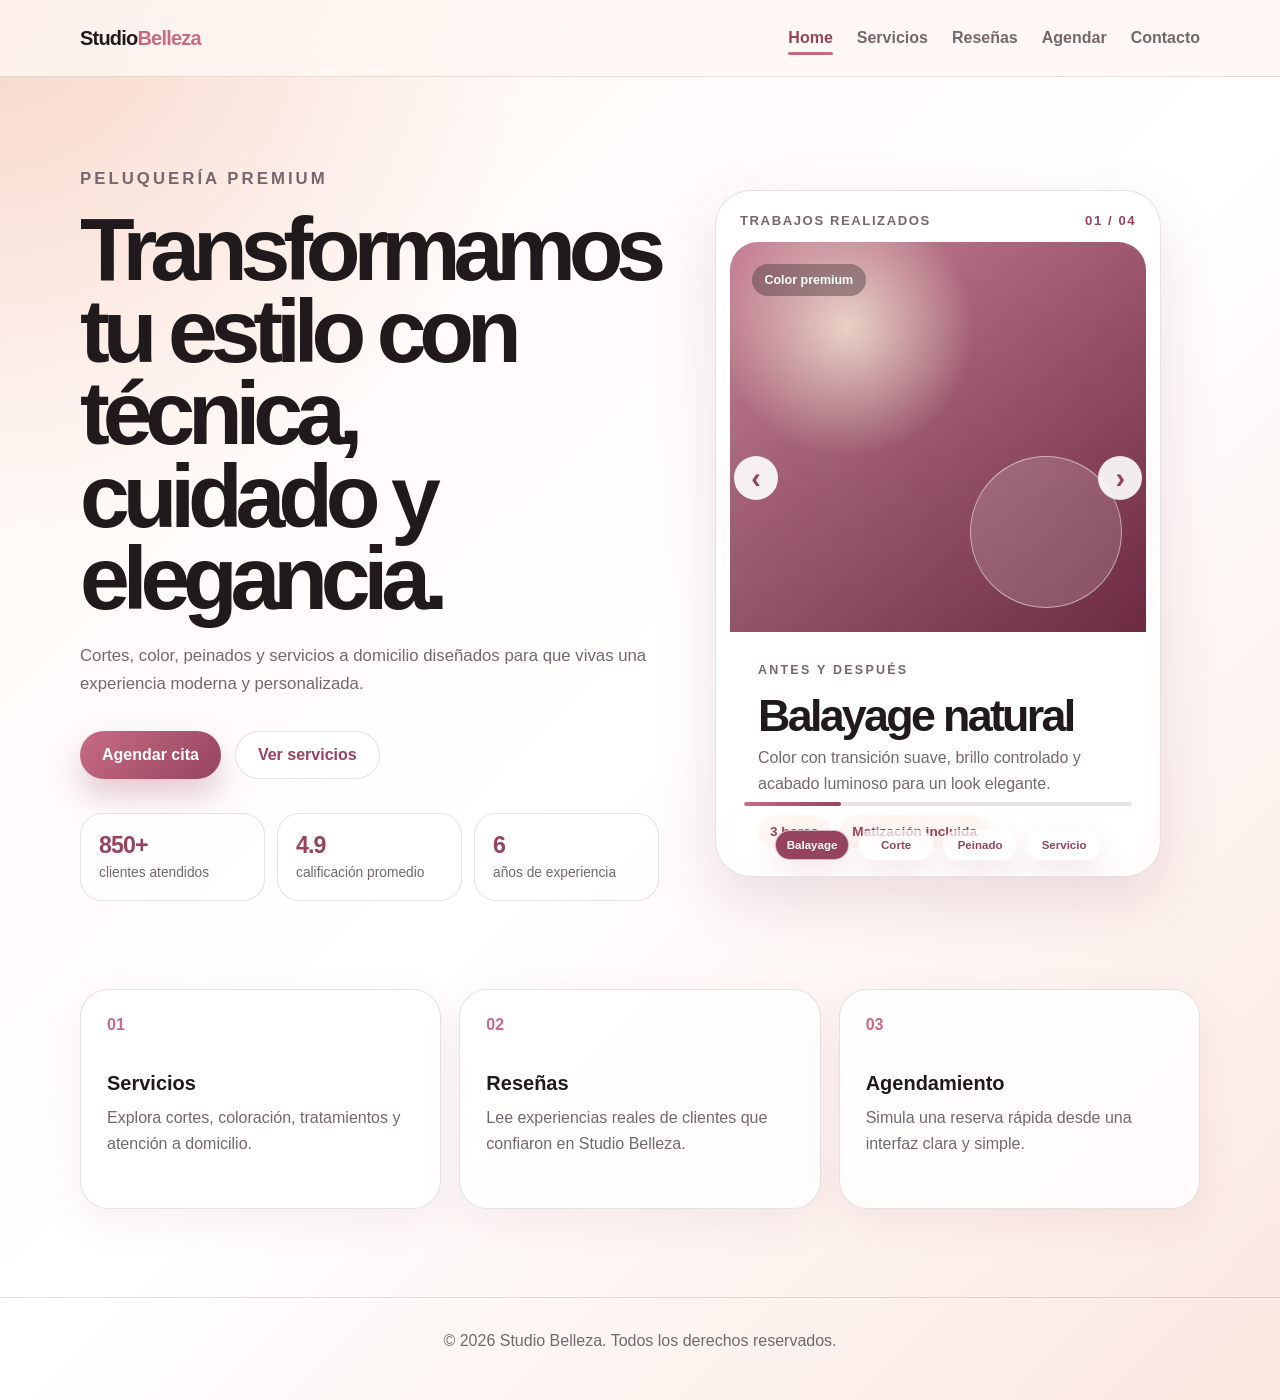
<file: index.html>
<!DOCTYPE html>
<html lang="es">
<head>
  <meta charset="UTF-8" />
  <meta name="viewport" content="width=device-width, initial-scale=1.0" />
  <title>Studio Belleza | Peluquería Moderna</title>
  <link rel="stylesheet" href="styles.css" />
</head>
<body>
  <header class="site-header">
    <nav class="navbar">
      <a href="index.html" class="logo">Studio<span>Belleza</span></a>

      <button class="menu-toggle" id="menuToggle" aria-label="Abrir menú">
        <span></span>
        <span></span>
        <span></span>
      </button>

      <div class="nav-links" id="navLinks">
        <a href="index.html" class="active">Home</a>
        <a href="servicios.html">Servicios</a>
        <a href="testimonios.html">Reseñas</a>
        <a href="agenda.html">Agendar</a>
        <a href="contacto.html">Contacto</a>
      </div>
    </nav>
  </header>

  <main>
    <section class="hero section" id="home">
      <div class="hero-content">
        <p class="eyebrow">Peluquería premium</p>
        <h1>Transformamos tu estilo con técnica, cuidado y elegancia.</h1>
        <p>
          Cortes, color, peinados y servicios a domicilio diseñados para que vivas una experiencia moderna y personalizada.
        </p>
        <div class="hero-actions">
          <a href="agenda.html" class="btn primary">Agendar cita</a>
          <a href="servicios.html" class="btn secondary">Ver servicios</a>
        </div>

        <div class="home-stats" aria-label="Indicadores del salón">
          <article>
            <strong>850+</strong>
            <span>clientes atendidos</span>
          </article>
          <article>
            <strong>4.9</strong>
            <span>calificación promedio</span>
          </article>
          <article>
            <strong>6</strong>
            <span>años de experiencia</span>
          </article>
        </div>
      </div>

      <section class="carousel featured-carousel" aria-label="Trabajos realizados">
        <div class="carousel-topline">
          <span>Trabajos realizados</span>
          <strong id="carouselCounter">01 / 04</strong>
        </div>

        <div class="carousel-track" id="carouselTrack">
          <article class="slide active" data-title="Balayage natural">
            <div class="slide-image gradient-one">
              <span class="slide-badge">Color premium</span>
            </div>
            <div class="slide-info">
              <p class="eyebrow">Antes y después</p>
              <h3>Balayage natural</h3>
              <p>Color con transición suave, brillo controlado y acabado luminoso para un look elegante.</p>
              <div class="slide-meta">
                <span>3 horas</span>
                <span>Matización incluida</span>
              </div>
            </div>
          </article>

          <article class="slide" data-title="Corte moderno">
            <div class="slide-image gradient-two">
              <span class="slide-badge">Styling</span>
            </div>
            <div class="slide-info">
              <p class="eyebrow">Diseño personalizado</p>
              <h3>Corte moderno</h3>
              <p>Estilo construido según rostro, textura y rutina diaria para mantener el look por más tiempo.</p>
              <div class="slide-meta">
                <span>60 minutos</span>
                <span>Asesoría incluida</span>
              </div>
            </div>
          </article>

          <article class="slide" data-title="Peinado social">
            <div class="slide-image gradient-three">
              <span class="slide-badge">Eventos</span>
            </div>
            <div class="slide-info">
              <p class="eyebrow">Ocasiones especiales</p>
              <h3>Peinado social</h3>
              <p>Acabado pulido y duradero para bodas, graduaciones, sesiones fotográficas y celebraciones.</p>
              <div class="slide-meta">
                <span>90 minutos</span>
                <span>Fijación profesional</span>
              </div>
            </div>
          </article>

          <article class="slide" data-title="Servicio a domicilio">
            <div class="slide-image gradient-four">
              <span class="slide-badge">En tu casa</span>
            </div>
            <div class="slide-info">
              <p class="eyebrow">Experiencia privada</p>
              <h3>Servicio a domicilio</h3>
              <p>Llevamos herramientas, productos y técnica profesional para atenderte con comodidad.</p>
              <div class="slide-meta">
                <span>Desde 45 min</span>
                <span>Ideal para eventos</span>
              </div>
            </div>
          </article>
        </div>

        <div class="carousel-progress" aria-hidden="true">
          <span id="carouselProgress"></span>
        </div>

        <div class="carousel-controls">
          <button id="prevSlide" aria-label="Trabajo anterior">‹</button>
          <button id="nextSlide" aria-label="Trabajo siguiente">›</button>
        </div>

        <div class="carousel-dots" id="carouselDots"></div>
      </section>
    </section>

    <section class="section page-links" aria-label="Accesos rápidos">
      <a href="servicios.html">
        <span>01</span>
        <strong>Servicios</strong>
        <p>Explora cortes, coloración, tratamientos y atención a domicilio.</p>
      </a>
      <a href="testimonios.html">
        <span>02</span>
        <strong>Reseñas</strong>
        <p>Lee experiencias reales de clientes que confiaron en Studio Belleza.</p>
      </a>
      <a href="agenda.html">
        <span>03</span>
        <strong>Agendamiento</strong>
        <p>Simula una reserva rápida desde una interfaz clara y simple.</p>
      </a>
    </section>
  </main>

  <footer class="footer">
    <p>© 2026 Studio Belleza. Todos los derechos reservados.</p>
  </footer>

  <script src="script.js"></script>
</body>
</html>
</file>
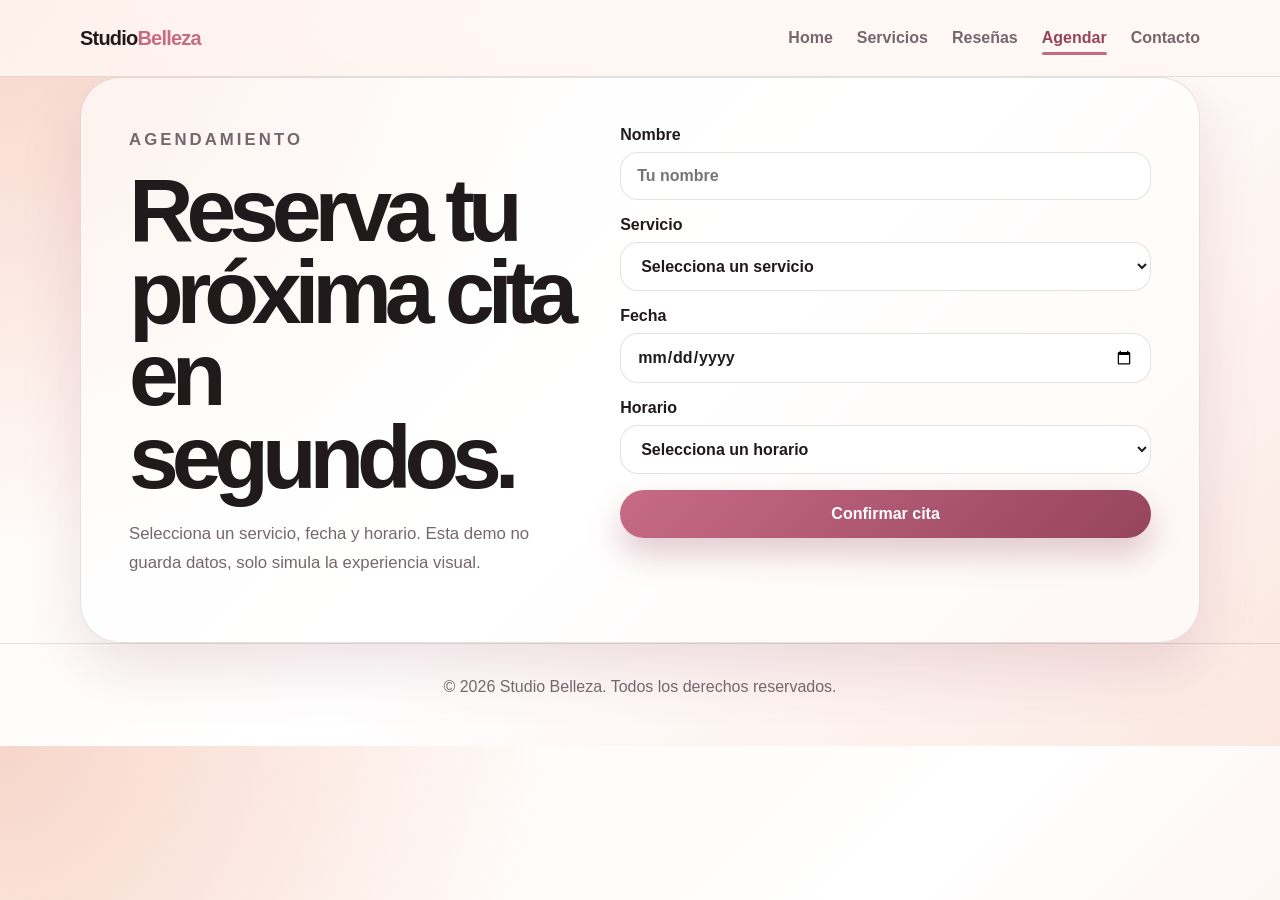
<file: agenda.html>
<!DOCTYPE html>
<html lang="es">
<head>
  <meta charset="UTF-8" />
  <meta name="viewport" content="width=device-width, initial-scale=1.0" />
  <title>Agendamiento | Studio Belleza</title>
  <link rel="stylesheet" href="styles.css" />
</head>
<body>
  <header class="site-header">
    <nav class="navbar">
      <a href="index.html" class="logo">Studio<span>Belleza</span></a>
      <button class="menu-toggle" id="menuToggle" aria-label="Abrir menú"><span></span><span></span><span></span></button>
      <div class="nav-links" id="navLinks">
        <a href="index.html">Home</a>
        <a href="servicios.html">Servicios</a>
        <a href="testimonios.html">Reseñas</a>
        <a href="agenda.html" class="active">Agendar</a>
        <a href="contacto.html">Contacto</a>
      </div>
    </nav>
  </header>

  <main>
    <section class="section booking">
      <div class="booking-content">
        <p class="eyebrow">Agendamiento</p>
        <h1>Reserva tu próxima cita en segundos.</h1>
        <p>Selecciona un servicio, fecha y horario. Esta demo no guarda datos, solo simula la experiencia visual.</p>
      </div>

      <form class="booking-form" id="bookingForm">
        <label>
          Nombre
          <input type="text" id="bookingName" placeholder="Tu nombre" required />
        </label>
        <label>
          Servicio
          <select id="bookingService" required>
            <option value="">Selecciona un servicio</option>
            <option>Corte y styling</option>
            <option>Coloración</option>
            <option>Tratamiento capilar</option>
            <option>Servicio a domicilio</option>
          </select>
        </label>
        <label>
          Fecha
          <input type="date" id="bookingDate" required />
        </label>
        <label>
          Horario
          <select id="bookingTime" required>
            <option value="">Selecciona un horario</option>
            <option>09:00 AM</option>
            <option>11:00 AM</option>
            <option>02:00 PM</option>
            <option>04:00 PM</option>
            <option>06:00 PM</option>
          </select>
        </label>
        <button type="submit" class="btn primary">Confirmar cita</button>
        <p class="form-message" id="bookingMessage"></p>
      </form>
    </section>
  </main>

  <footer class="footer"><p>© 2026 Studio Belleza. Todos los derechos reservados.</p></footer>
  <script src="script.js"></script>
</body>
</html>
</file>
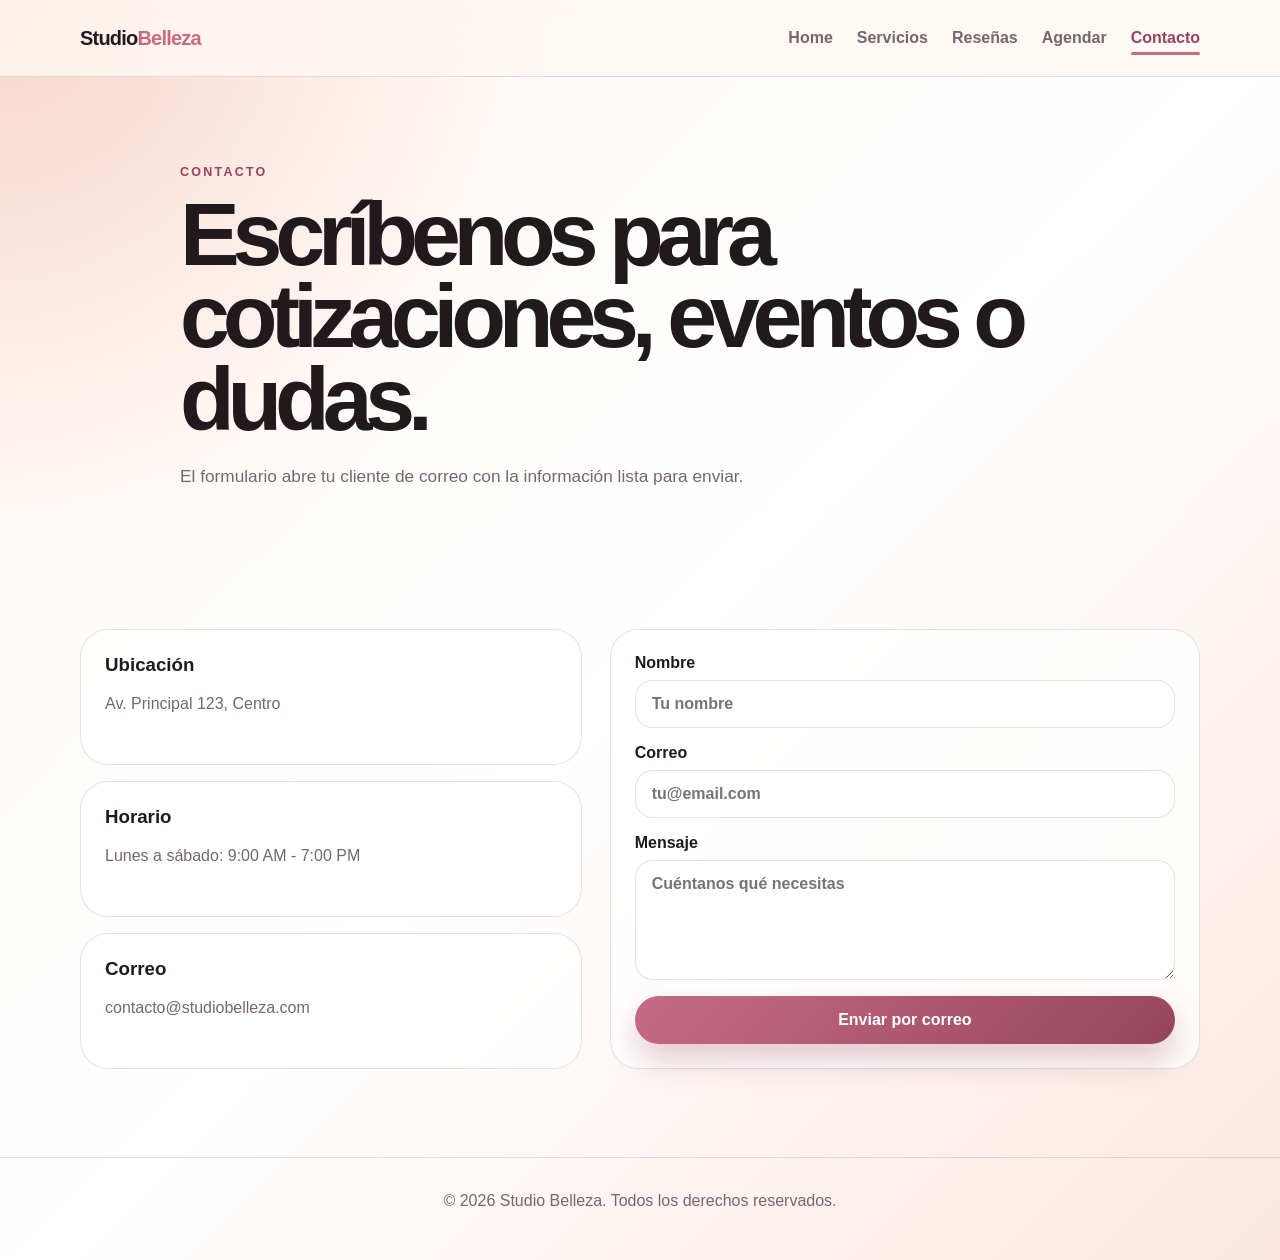
<file: contacto.html>
<!DOCTYPE html>
<html lang="es">
<head>
  <meta charset="UTF-8" />
  <meta name="viewport" content="width=device-width, initial-scale=1.0" />
  <title>Contacto | Studio Belleza</title>
  <link rel="stylesheet" href="styles.css" />
</head>
<body>
  <header class="site-header">
    <nav class="navbar">
      <a href="index.html" class="logo">Studio<span>Belleza</span></a>
      <button class="menu-toggle" id="menuToggle" aria-label="Abrir menú"><span></span><span></span><span></span></button>
      <div class="nav-links" id="navLinks">
        <a href="index.html">Home</a>
        <a href="servicios.html">Servicios</a>
        <a href="testimonios.html">Reseñas</a>
        <a href="agenda.html">Agendar</a>
        <a href="contacto.html" class="active">Contacto</a>
      </div>
    </nav>
  </header>

  <main>
    <section class="section page-hero">
      <p class="eyebrow">Contacto</p>
      <h1>Escríbenos para cotizaciones, eventos o dudas.</h1>
      <p>El formulario abre tu cliente de correo con la información lista para enviar.</p>
    </section>

    <section class="section contact">
      <div class="contact-layout">
        <div class="contact-info">
          <article>
            <h3>Ubicación</h3>
            <p>Av. Principal 123, Centro</p>
          </article>
          <article>
            <h3>Horario</h3>
            <p>Lunes a sábado: 9:00 AM - 7:00 PM</p>
          </article>
          <article>
            <h3>Correo</h3>
            <p>contacto@studiobelleza.com</p>
          </article>
        </div>

        <form class="contact-form" action="mailto:contacto@studiobelleza.com" method="post" enctype="text/plain">
          <label>
            Nombre
            <input type="text" name="nombre" placeholder="Tu nombre" required />
          </label>
          <label>
            Correo
            <input type="email" name="correo" placeholder="tu@email.com" required />
          </label>
          <label>
            Mensaje
            <textarea name="mensaje" rows="5" placeholder="Cuéntanos qué necesitas" required></textarea>
          </label>
          <button type="submit" class="btn primary">Enviar por correo</button>
        </form>
      </div>
    </section>
  </main>

  <footer class="footer"><p>© 2026 Studio Belleza. Todos los derechos reservados.</p></footer>
  <script src="script.js"></script>
</body>
</html>
</file>
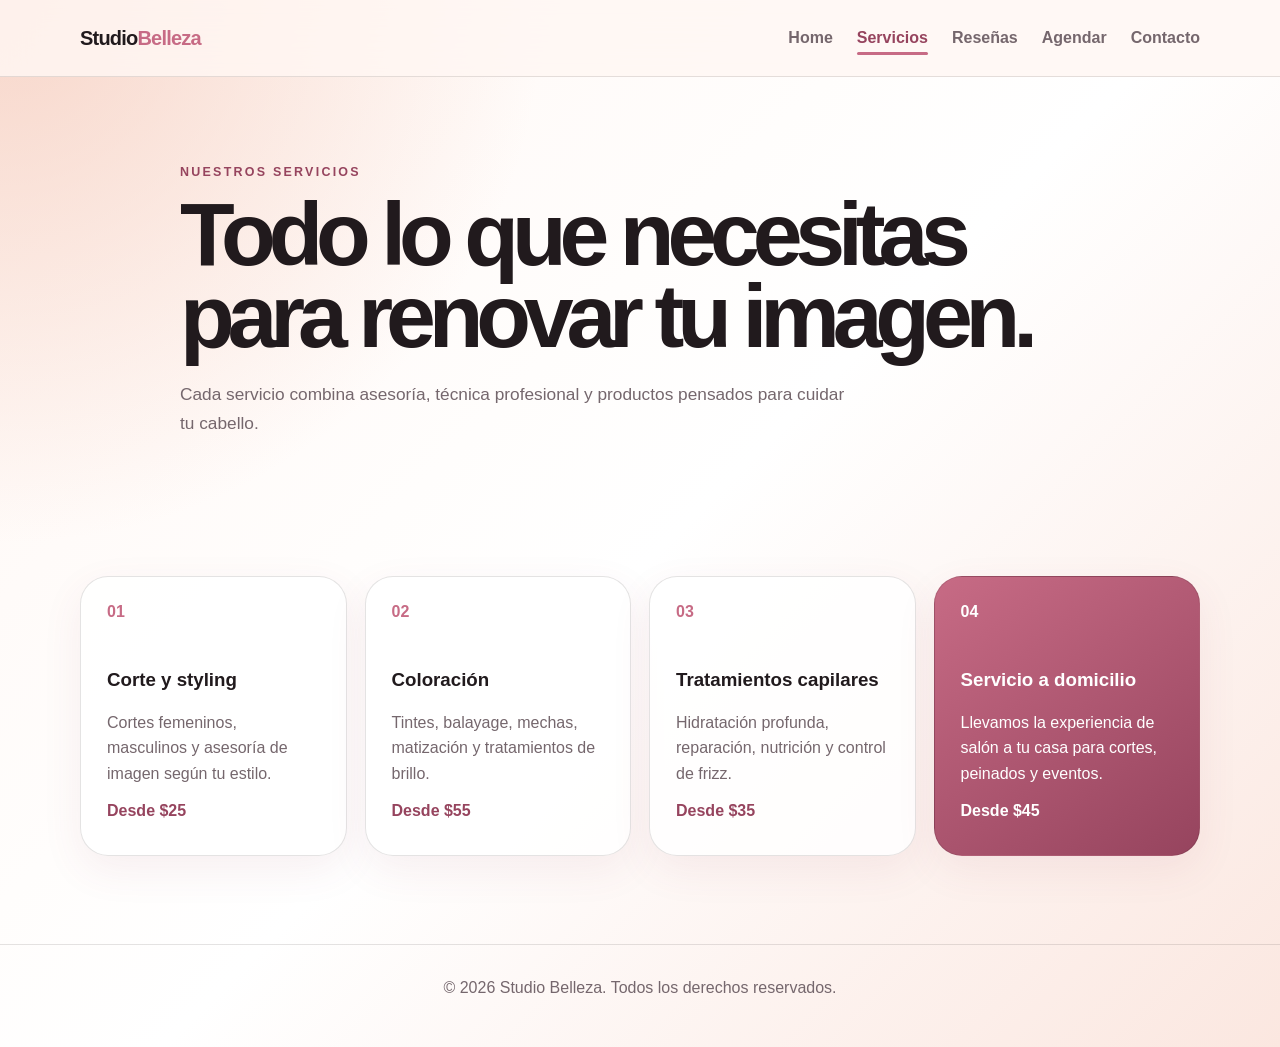
<file: servicios.html>
<!DOCTYPE html>
<html lang="es">
<head>
  <meta charset="UTF-8" />
  <meta name="viewport" content="width=device-width, initial-scale=1.0" />
  <title>Servicios | Studio Belleza</title>
  <link rel="stylesheet" href="styles.css" />
</head>
<body>
  <header class="site-header">
    <nav class="navbar">
      <a href="index.html" class="logo">Studio<span>Belleza</span></a>
      <button class="menu-toggle" id="menuToggle" aria-label="Abrir menú"><span></span><span></span><span></span></button>
      <div class="nav-links" id="navLinks">
        <a href="index.html">Home</a>
        <a href="servicios.html" class="active">Servicios</a>
        <a href="testimonios.html">Reseñas</a>
        <a href="agenda.html">Agendar</a>
        <a href="contacto.html">Contacto</a>
      </div>
    </nav>
  </header>

  <main>
    <section class="section page-hero">
      <p class="eyebrow">Nuestros servicios</p>
      <h1>Todo lo que necesitas para renovar tu imagen.</h1>
      <p>Cada servicio combina asesoría, técnica profesional y productos pensados para cuidar tu cabello.</p>
    </section>

    <section class="section services">
      <div class="service-grid">
        <article class="service-card">
          <span>01</span>
          <h3>Corte y styling</h3>
          <p>Cortes femeninos, masculinos y asesoría de imagen según tu estilo.</p>
          <strong>Desde $25</strong>
        </article>
        <article class="service-card">
          <span>02</span>
          <h3>Coloración</h3>
          <p>Tintes, balayage, mechas, matización y tratamientos de brillo.</p>
          <strong>Desde $55</strong>
        </article>
        <article class="service-card">
          <span>03</span>
          <h3>Tratamientos capilares</h3>
          <p>Hidratación profunda, reparación, nutrición y control de frizz.</p>
          <strong>Desde $35</strong>
        </article>
        <article class="service-card highlighted">
          <span>04</span>
          <h3>Servicio a domicilio</h3>
          <p>Llevamos la experiencia de salón a tu casa para cortes, peinados y eventos.</p>
          <strong>Desde $45</strong>
        </article>
      </div>
    </section>
  </main>

  <footer class="footer"><p>© 2026 Studio Belleza. Todos los derechos reservados.</p></footer>
  <script src="script.js"></script>
</body>
</html>
</file>
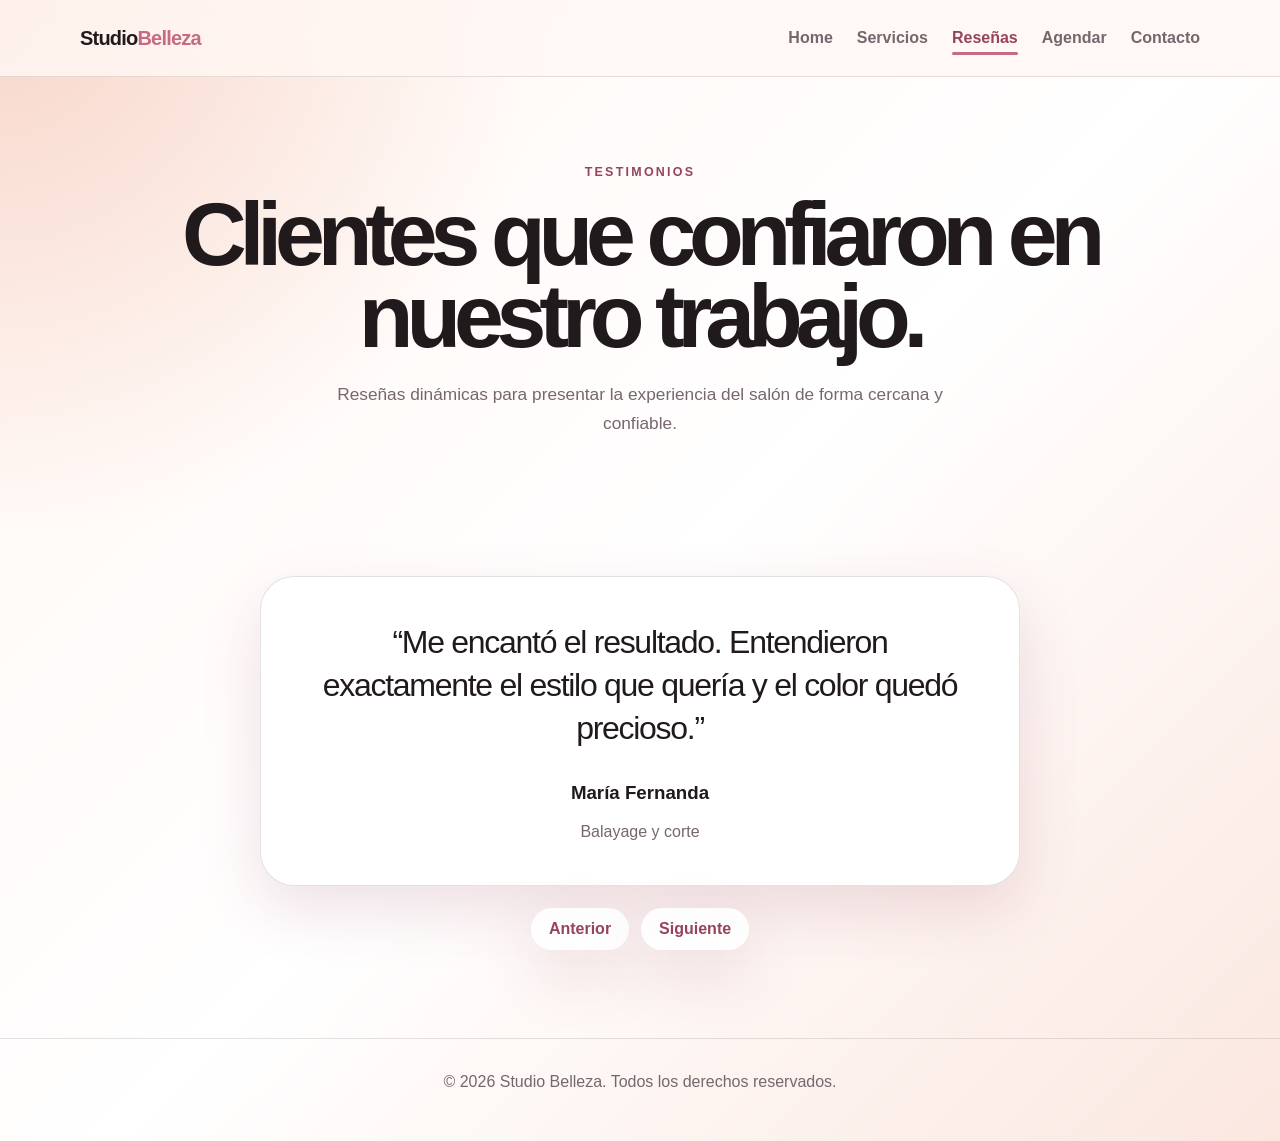
<file: testimonios.html>
<!DOCTYPE html>
<html lang="es">
<head>
  <meta charset="UTF-8" />
  <meta name="viewport" content="width=device-width, initial-scale=1.0" />
  <title>Reseñas | Studio Belleza</title>
  <link rel="stylesheet" href="styles.css" />
</head>
<body>
  <header class="site-header">
    <nav class="navbar">
      <a href="index.html" class="logo">Studio<span>Belleza</span></a>
      <button class="menu-toggle" id="menuToggle" aria-label="Abrir menú"><span></span><span></span><span></span></button>
      <div class="nav-links" id="navLinks">
        <a href="index.html">Home</a>
        <a href="servicios.html">Servicios</a>
        <a href="testimonios.html" class="active">Reseñas</a>
        <a href="agenda.html">Agendar</a>
        <a href="contacto.html">Contacto</a>
      </div>
    </nav>
  </header>

  <main>
    <section class="section page-hero centered">
      <p class="eyebrow">Testimonios</p>
      <h1>Clientes que confiaron en nuestro trabajo.</h1>
      <p>Reseñas dinámicas para presentar la experiencia del salón de forma cercana y confiable.</p>
    </section>

    <section class="section testimonials">
      <div class="testimonial-card" id="testimonialCard">
        <p id="testimonialText"></p>
        <div>
          <h3 id="testimonialName"></h3>
          <span id="testimonialService"></span>
        </div>
      </div>

      <div class="testimonial-actions">
        <button id="prevTestimonial">Anterior</button>
        <button id="nextTestimonial">Siguiente</button>
      </div>
    </section>
  </main>

  <footer class="footer"><p>© 2026 Studio Belleza. Todos los derechos reservados.</p></footer>
  <script src="script.js"></script>
</body>
</html>
</file>
<file: styles.css>
:root {
  --bg: #fff7f3;
  --bg-soft: #ffffff;
  --text: #211a1d;
  --muted: #75676d;
  --primary: #c76b85;
  --primary-dark: #96445e;
  --accent: #f4c8b8;
  --card: rgba(255, 255, 255, 0.82);
  --border: rgba(33, 26, 29, 0.12);
  --shadow: 0 24px 60px rgba(150, 68, 94, 0.16);
}

* {
  box-sizing: border-box;
}

html {
  scroll-behavior: smooth;
}

body {
  margin: 0;
  font-family: Arial, sans-serif;
  color: var(--text);
  background:
    radial-gradient(circle at top left, rgba(244, 200, 184, 0.7), transparent 34rem),
    linear-gradient(135deg, #fff7f3 0%, #fff 52%, #fbe7e0 100%);
}

a {
  color: inherit;
  text-decoration: none;
}

button,
input,
select,
textarea {
  font: inherit;
}

.site-header {
  position: sticky;
  top: 0;
  z-index: 20;
  background: rgba(255, 247, 243, 0.82);
  backdrop-filter: blur(18px);
  border-bottom: 1px solid var(--border);
}

.navbar {
  width: min(1120px, calc(100% - 32px));
  margin: 0 auto;
  min-height: 76px;
  display: flex;
  align-items: center;
  justify-content: space-between;
}

.logo {
  font-weight: 800;
  font-size: 1.25rem;
  letter-spacing: -0.04em;
}

.logo span {
  color: var(--primary);
}

.nav-links {
  display: flex;
  align-items: center;
  gap: 24px;
  color: var(--muted);
  font-weight: 600;
}

.nav-links a:hover,
.nav-links a.active {
  color: var(--primary-dark);
}

.nav-links a.active {
  position: relative;
}

.nav-links a.active::after {
  content: "";
  position: absolute;
  left: 0;
  right: 0;
  bottom: -8px;
  height: 3px;
  border-radius: 999px;
  background: var(--primary);
}

.menu-toggle {
  display: none;
  width: 44px;
  height: 44px;
  border: 0;
  border-radius: 999px;
  background: var(--bg-soft);
  box-shadow: var(--shadow);
}

.menu-toggle span {
  display: block;
  width: 20px;
  height: 2px;
  margin: 4px auto;
  background: var(--text);
}

.section {
  width: min(1120px, calc(100% - 32px));
  margin: 0 auto;
  padding: 88px 0;
}

.hero {
  min-height: calc(100vh - 76px);
  display: grid;
  grid-template-columns: 1fr 0.92fr;
  align-items: center;
  gap: 56px;
}

.eyebrow {
  margin: 0 0 14px;
  color: var(--primary-dark);
  font-size: 0.78rem;
  font-weight: 800;
  letter-spacing: 0.18em;
  text-transform: uppercase;
}

h1,
h2,
h3,
p {
  margin-top: 0;
}

h1 {
  margin-bottom: 22px;
  font-size: clamp(2.8rem, 7vw, 5.8rem);
  line-height: 0.92;
  letter-spacing: -0.08em;
}

h2 {
  margin-bottom: 16px;
  font-size: clamp(2rem, 4vw, 3.6rem);
  line-height: 1;
  letter-spacing: -0.06em;
}

.hero-content p,
.booking-content p,
.section-heading p {
  color: var(--muted);
  font-size: 1.05rem;
  line-height: 1.7;
}

.hero-actions {
  display: flex;
  flex-wrap: wrap;
  gap: 14px;
  margin-top: 32px;
}

.home-stats {
  display: grid;
  grid-template-columns: repeat(3, 1fr);
  gap: 12px;
  margin-top: 34px;
}

.home-stats article {
  padding: 18px;
  border: 1px solid var(--border);
  border-radius: 22px;
  background: rgba(255, 255, 255, 0.62);
}

.home-stats strong {
  display: block;
  margin-bottom: 4px;
  color: var(--primary-dark);
  font-size: 1.45rem;
  letter-spacing: -0.04em;
}

.home-stats span {
  color: var(--muted);
  font-size: 0.86rem;
  line-height: 1.4;
}

.btn {
  display: inline-flex;
  align-items: center;
  justify-content: center;
  min-height: 48px;
  padding: 0 22px;
  border: 0;
  border-radius: 999px;
  cursor: pointer;
  font-weight: 800;
}

.btn.primary {
  color: #fff;
  background: linear-gradient(135deg, var(--primary), var(--primary-dark));
  box-shadow: 0 16px 32px rgba(150, 68, 94, 0.28);
}

.btn.secondary {
  background: #fff;
  color: var(--primary-dark);
  border: 1px solid var(--border);
}

.carousel {
  position: relative;
  overflow: hidden;
  border-radius: 36px;
  background: rgba(255, 255, 255, 0.74);
  border: 1px solid var(--border);
  box-shadow: var(--shadow);
}

.featured-carousel {
  padding: 14px;
}

.carousel-topline {
  display: flex;
  align-items: center;
  justify-content: space-between;
  padding: 8px 10px 14px;
  color: var(--muted);
  font-size: 0.82rem;
  font-weight: 800;
  letter-spacing: 0.12em;
  text-transform: uppercase;
}

.carousel-topline strong {
  color: var(--primary-dark);
}

.carousel-track {
  position: relative;
  min-height: 620px;
  overflow: hidden;
  border-radius: 28px;
}

.slide {
  position: absolute;
  inset: 0;
  opacity: 0;
  transform: translateX(42px) scale(0.98);
  transition: opacity 0.5s ease, transform 0.5s ease;
  pointer-events: none;
  background: #fff;
}

.slide.active {
  opacity: 1;
  transform: translateX(0) scale(1);
  pointer-events: auto;
}

.slide-image {
  position: relative;
  height: 390px;
  overflow: hidden;
}

.slide-image::after {
  content: "";
  position: absolute;
  inset: auto 24px 24px auto;
  width: 150px;
  height: 150px;
  border: 1px solid rgba(255, 255, 255, 0.5);
  border-radius: 999px;
  background: rgba(255, 255, 255, 0.16);
  backdrop-filter: blur(8px);
}

.slide-badge {
  position: absolute;
  top: 22px;
  left: 22px;
  z-index: 1;
  padding: 9px 13px;
  border-radius: 999px;
  color: #fff;
  background: rgba(33, 26, 29, 0.34);
  backdrop-filter: blur(10px);
  font-size: 0.78rem;
  font-weight: 900;
}

.gradient-one {
  background:
    linear-gradient(rgba(33, 26, 29, 0.08), rgba(33, 26, 29, 0.18)),
    radial-gradient(circle at 28% 22%, #ffe6d9, transparent 30%),
    linear-gradient(135deg, #d88ea3, #7c2f4a);
}

.gradient-two {
  background:
    linear-gradient(rgba(33, 26, 29, 0.06), rgba(33, 26, 29, 0.15)),
    radial-gradient(circle at 72% 24%, #f8d0bd, transparent 28%),
    linear-gradient(135deg, #33242d, #cc7891);
}

.gradient-three {
  background:
    linear-gradient(rgba(33, 26, 29, 0.06), rgba(33, 26, 29, 0.18)),
    radial-gradient(circle at 50% 18%, #fff1dc, transparent 30%),
    linear-gradient(135deg, #ba6d72, #eac0aa);
}

.gradient-four {
  background:
    linear-gradient(rgba(33, 26, 29, 0.05), rgba(33, 26, 29, 0.16)),
    radial-gradient(circle at 34% 26%, #fff0c7, transparent 28%),
    linear-gradient(135deg, #805263, #edb79f);
}

.slide-info {
  padding: 28px 28px 34px;
}

.slide-info h3 {
  margin-bottom: 8px;
  font-size: clamp(1.8rem, 4vw, 2.8rem);
  line-height: 0.95;
  letter-spacing: -0.06em;
}

.slide-info p {
  color: var(--muted);
  line-height: 1.65;
}

.slide-meta {
  display: flex;
  flex-wrap: wrap;
  gap: 10px;
  margin-top: 18px;
}

.slide-meta span {
  padding: 9px 12px;
  border-radius: 999px;
  color: var(--primary-dark);
  background: #fff7f3;
  font-size: 0.85rem;
  font-weight: 800;
}

.carousel-controls {
  position: absolute;
  top: 42%;
  left: 18px;
  right: 18px;
  display: flex;
  justify-content: space-between;
  transform: translateY(-50%);
}

.carousel-controls button,
.testimonial-actions button {
  border: 0;
  border-radius: 999px;
  background: rgba(255, 255, 255, 0.9);
  color: var(--primary-dark);
  cursor: pointer;
  font-weight: 900;
  box-shadow: var(--shadow);
}

.carousel-controls button {
  width: 44px;
  height: 44px;
  font-size: 1.8rem;
}

.carousel-dots {
  position: absolute;
  left: 0;
  right: 0;
  bottom: 16px;
  display: flex;
  justify-content: center;
  gap: 10px;
}

.carousel-dots button {
  min-width: 74px;
  padding: 8px 10px;
  border: 1px solid rgba(255, 255, 255, 0.62);
  border-radius: 999px;
  background: rgba(255, 255, 255, 0.7);
  color: var(--primary-dark);
  cursor: pointer;
  font-size: 0.72rem;
  font-weight: 900;
  box-shadow: 0 10px 28px rgba(150, 68, 94, 0.12);
}

.carousel-dots button.active {
  color: #fff;
  background: var(--primary-dark);
}

.carousel-progress {
  position: absolute;
  left: 28px;
  right: 28px;
  bottom: 70px;
  height: 4px;
  overflow: hidden;
  border-radius: 999px;
  background: rgba(150, 68, 94, 0.16);
}

.carousel-progress span {
  display: block;
  width: 25%;
  height: 100%;
  border-radius: inherit;
  background: linear-gradient(135deg, var(--primary), var(--primary-dark));
  transition: width 0.45s ease;
}

.page-hero {
  max-width: 920px;
  padding-bottom: 32px;
}

.page-hero.centered {
  text-align: center;
}

.page-hero.centered p {
  margin-left: auto;
  margin-right: auto;
}

.page-hero p:not(.eyebrow) {
  max-width: 680px;
  color: var(--muted);
  font-size: 1.08rem;
  line-height: 1.7;
}

.page-links {
  display: grid;
  grid-template-columns: repeat(3, 1fr);
  gap: 18px;
  padding-top: 0;
}

.page-links a {
  min-height: 220px;
  padding: 26px;
  border: 1px solid var(--border);
  border-radius: 28px;
  background: var(--card);
  box-shadow: 0 14px 40px rgba(150, 68, 94, 0.08);
  transition: transform 0.2s ease, box-shadow 0.2s ease;
}

.page-links a:hover {
  transform: translateY(-4px);
  box-shadow: var(--shadow);
}

.page-links span {
  display: inline-block;
  margin-bottom: 38px;
  color: var(--primary);
  font-weight: 900;
}

.page-links strong {
  display: block;
  margin-bottom: 10px;
  font-size: 1.25rem;
}

.page-links p {
  margin: 0;
  color: var(--muted);
  line-height: 1.6;
}

.section-heading {
  max-width: 680px;
  margin-bottom: 36px;
}

.service-grid {
  display: grid;
  grid-template-columns: repeat(4, 1fr);
  gap: 18px;
}

.service-card {
  min-height: 280px;
  padding: 26px;
  border: 1px solid var(--border);
  border-radius: 28px;
  background: var(--card);
  box-shadow: 0 14px 40px rgba(150, 68, 94, 0.08);
}

.service-card span {
  display: inline-block;
  margin-bottom: 48px;
  color: var(--primary);
  font-weight: 900;
}

.service-card p {
  color: var(--muted);
  line-height: 1.6;
}

.service-card strong {
  color: var(--primary-dark);
}

.service-card.highlighted {
  color: #fff;
  background: linear-gradient(145deg, var(--primary), var(--primary-dark));
}

.service-card.highlighted p,
.service-card.highlighted span,
.service-card.highlighted strong {
  color: #fff;
}

.testimonials {
  text-align: center;
}

.testimonials .section-heading {
  margin-left: auto;
  margin-right: auto;
}

.testimonial-card {
  max-width: 760px;
  margin: 0 auto;
  padding: 44px;
  border-radius: 34px;
  background: #fff;
  border: 1px solid var(--border);
  box-shadow: var(--shadow);
}

.testimonial-card p {
  color: var(--text);
  font-size: clamp(1.25rem, 3vw, 2rem);
  line-height: 1.35;
  letter-spacing: -0.04em;
}

.testimonial-card span {
  color: var(--muted);
}

.testimonial-actions {
  display: flex;
  justify-content: center;
  gap: 12px;
  margin-top: 22px;
}

.testimonial-actions button {
  padding: 12px 18px;
}

.booking {
  display: grid;
  grid-template-columns: 0.85fr 1fr;
  gap: 40px;
  align-items: start;
  padding: 48px;
  border-radius: 40px;
  background: rgba(255, 255, 255, 0.62);
  border: 1px solid var(--border);
  box-shadow: var(--shadow);
}

.booking-form,
.contact-form {
  display: grid;
  gap: 16px;
}

label {
  display: grid;
  gap: 8px;
  color: var(--text);
  font-weight: 800;
}

input,
select,
textarea {
  width: 100%;
  border: 1px solid var(--border);
  border-radius: 18px;
  padding: 14px 16px;
  outline: none;
  background: #fff;
  color: var(--text);
}

input:focus,
select:focus,
textarea:focus {
  border-color: var(--primary);
  box-shadow: 0 0 0 4px rgba(199, 107, 133, 0.13);
}

.form-message {
  margin: 0;
  color: var(--primary-dark);
  font-weight: 800;
}

.contact-layout {
  display: grid;
  grid-template-columns: 0.85fr 1fr;
  gap: 28px;
}

.contact-info {
  display: grid;
  gap: 16px;
}

.contact-info article,
.contact-form {
  padding: 24px;
  border-radius: 28px;
  background: var(--card);
  border: 1px solid var(--border);
}

.contact-info p {
  margin-bottom: 0;
  color: var(--muted);
}

.footer {
  padding: 34px 16px;
  text-align: center;
  color: var(--muted);
  border-top: 1px solid var(--border);
}

.error-page {
  min-height: 100vh;
  width: min(920px, calc(100% - 32px));
  margin: 0 auto;
  display: grid;
  place-items: center;
  padding: 48px 0;
}

.error-card {
  width: 100%;
  padding: clamp(32px, 7vw, 72px);
  border: 1px solid var(--border);
  border-radius: 42px;
  background: rgba(255, 255, 255, 0.76);
  box-shadow: var(--shadow);
  text-align: center;
}

.error-code {
  display: block;
  margin-bottom: 16px;
  color: var(--primary);
  font-size: clamp(5rem, 20vw, 11rem);
  line-height: 0.82;
  letter-spacing: -0.1em;
}

.error-card h1 {
  max-width: 720px;
  margin-left: auto;
  margin-right: auto;
}

.error-card p:not(.eyebrow) {
  max-width: 560px;
  margin-left: auto;
  margin-right: auto;
  color: var(--muted);
  font-size: 1.08rem;
  line-height: 1.7;
}

.error-actions {
  justify-content: center;
}

@media (max-width: 900px) {
  .menu-toggle {
    display: block;
  }

  .nav-links {
    position: absolute;
    top: 76px;
    left: 16px;
    right: 16px;
    display: none;
    flex-direction: column;
    align-items: stretch;
    padding: 18px;
    border-radius: 24px;
    background: #fff;
    box-shadow: var(--shadow);
  }

  .nav-links.open {
    display: flex;
  }

  .nav-links a.active::after {
    display: none;
  }

  .hero,
  .booking,
  .contact-layout {
    grid-template-columns: 1fr;
  }

  .hero {
    padding-top: 54px;
  }

  .carousel-track {
    min-height: 560px;
  }

  .slide-image {
    height: 330px;
  }

  .service-grid,
  .page-links {
    grid-template-columns: repeat(2, 1fr);
  }

  .booking {
    padding: 28px;
  }
}

@media (max-width: 620px) {
  .section {
    padding: 64px 0;
  }

  .home-stats,
  .service-grid,
  .page-links {
    grid-template-columns: 1fr;
  }

  .carousel-track {
    min-height: 555px;
  }

  .slide-image {
    height: 280px;
  }

  .carousel-dots {
    left: 18px;
    right: 18px;
    overflow-x: auto;
    justify-content: flex-start;
    padding-bottom: 2px;
  }

  .carousel-dots button {
    min-width: max-content;
  }

  .carousel-progress {
    bottom: 68px;
  }

  .testimonial-card {
    padding: 28px;
  }

  .booking {
    width: min(1120px, calc(100% - 32px));
  }
}
</file>
